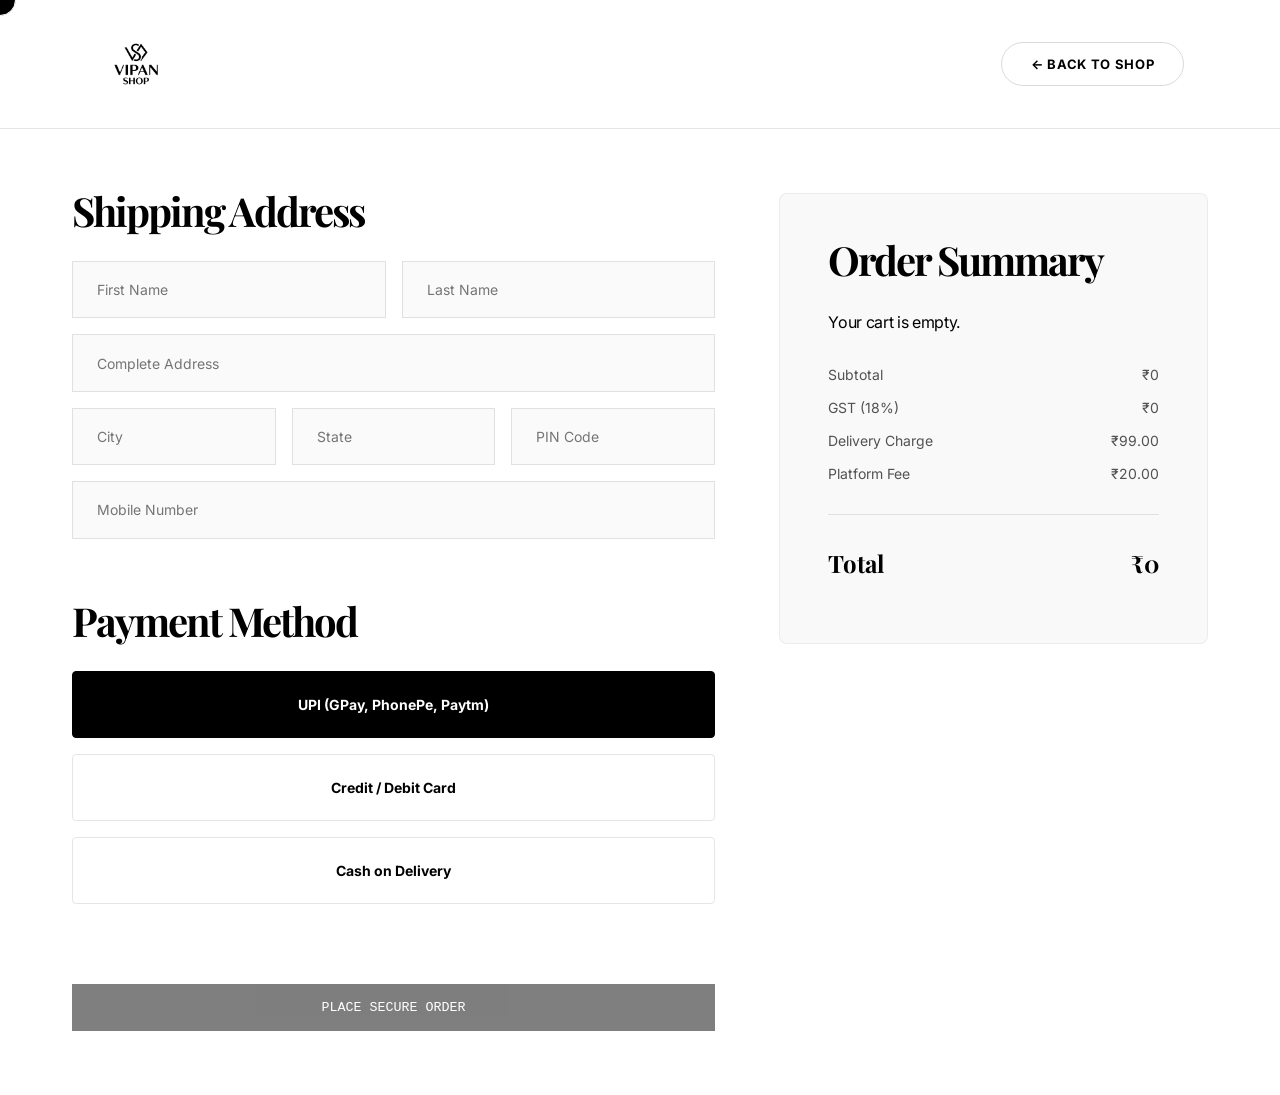
<file: frontend/checkout.html>
<!DOCTYPE html>
<html lang="en">
<head>
    <meta charset="UTF-8">
    <meta name="viewport" content="width=device-width, initial-scale=1.0">
    <title>Secure Checkout | Vipan Shop</title>
    <link rel="preconnect" href="https://fonts.googleapis.com">
    <link rel="preconnect" href="https://fonts.gstatic.com" crossorigin>
    <link href="https://fonts.googleapis.com/css2?family=Inter:wght@400;700&family=Playfair+Display:ital,wght@0,400;0,700;1,400&display=swap" rel="stylesheet">
    <link rel="stylesheet" href="style.css">
</head>
<body class="checkout-page">
    <div class="custom-cursor" id="custom-cursor"></div>

    <header class="nav-header" style="position: relative; border-bottom: 1px solid rgba(0,0,0,0.1);">
        <a href="index.html" class="logo">
            <img src="img/vipan_shop_logo_1776897650889.png" alt="Vipan Shop Logo">
        </a>
        <a href="index.html" class="nav-btn" style="text-decoration: none;">← BACK TO SHOP</a>
    </header>

    <main class="checkout-container">
        <div class="checkout-grid">
            <div class="checkout-form-section">
                <h2>Shipping Address</h2>
                <form id="checkout-form" class="premium-form">
                    <div class="form-row">
                        <input type="text" placeholder="First Name" required>
                        <input type="text" placeholder="Last Name" required>
                    </div>
                    <input type="text" placeholder="Complete Address" required>
                    <div class="form-row">
                        <input type="text" placeholder="City" required>
                        <input type="text" placeholder="State" required>
                        <input type="text" placeholder="PIN Code" required>
                    </div>
                    <input type="tel" placeholder="Mobile Number" required>

                    <h2 class="mt-4">Payment Method</h2>
                    <div class="payment-options">
                        <label class="payment-option">
                            <input type="radio" name="payment" value="upi" checked>
                            <span class="pay-box">UPI (GPay, PhonePe, Paytm)</span>
                        </label>
                        <label class="payment-option">
                            <input type="radio" name="payment" value="card">
                            <span class="pay-box">Credit / Debit Card</span>
                        </label>
                        <label class="payment-option">
                            <input type="radio" name="payment" value="cod">
                            <span class="pay-box">Cash on Delivery</span>
                        </label>
                    </div>
                    <button type="submit" class="primary-btn w-100 mt-4" id="place-order-btn">PLACE SECURE ORDER</button>
                </form>
            </div>

            <div class="checkout-summary-section">
                <h2>Order Summary</h2>
                <div id="checkout-items" class="checkout-items">
                    <!-- Items injected here -->
                </div>
                <div class="summary-totals">
                    <div class="summary-line"><span>Subtotal</span> <span id="summ-subtotal">₹0</span></div>
                    <div class="summary-line"><span>GST (18%)</span> <span id="summ-gst">₹0</span></div>
                    <div class="summary-line"><span>Delivery Charge</span> <span id="summ-delivery">₹99.00</span></div>
                    <div class="summary-line"><span>Platform Fee</span> <span id="summ-platform">₹20.00</span></div>
                    <div class="summary-line total"><span>Total</span> <span id="summ-total">₹0</span></div>
                </div>
            </div>
        </div>
    </main>

    <!-- Success Modal -->
    <div class="modal-overlay" id="success-modal">
        <div class="modal-content success-pop" style="text-align: center; padding: 4rem 3rem; max-width: 500px;">
            <img src="img/vipan_shop_logo_1776897650889.png" alt="Vipan Shop Logo" style="height: 60px; margin-bottom: 2rem;">
            <div class="checkmark-circle">
                <svg viewBox="0 0 52 52" class="checkmark-svg">
                    <circle cx="26" cy="26" r="25" fill="none" class="checkmark-circle-path"/>
                    <path fill="none" d="M14.1 27.2l7.1 7.2 16.7-16.8" class="checkmark-check"/>
                </svg>
            </div>
            <h2 style="font-family: 'Playfair Display', serif; font-size: 2.2rem; margin-bottom: 1rem;">Your Order Has Been Placed!</h2>
            <p style="color: var(--text-secondary); margin-bottom: 1rem; line-height: 1.6;">Thank you for using Vipan Shop. Your premium goods are being securely prepared for delivery.</p>
            <p style="color: var(--accent-color); font-size: 0.9rem; font-style: italic; margin-bottom: 3rem;">(Please note: This transaction is a demo and not a real order)</p>
            <a href="index.html" class="primary-btn w-100" style="text-decoration: none; display: inline-block;">RETURN TO STORE</a>
        </div>
    </div>

    <script src="checkout.js"></script>
</body>
</html>
</file>
<file: frontend/style.css>
:root {
    --bg-primary: #FFFFFF;
    --text-primary: #000000;
    --text-secondary: #525252;
    --text-tertiary: #737373;
    --accent: rgba(0, 0, 0, 0.1);
    --footer-bg: #0A0A0A;
    --footer-text: #FFFFFF;
    --ease-custom: cubic-bezier(0.16, 1, 0.3, 1);
}

* { margin: 0; padding: 0; box-sizing: border-box; cursor: none !important; }

body { background-color: var(--bg-primary); color: var(--text-primary); font-family: 'Inter', sans-serif; overflow-x: hidden; -webkit-font-smoothing: antialiased; }

h1, h2, h3, .logo, .footer-logo { font-weight: 700; letter-spacing: -0.05em; line-height: 0.9; }
p { font-weight: 400; letter-spacing: -0.02em; line-height: 1.5; }
.mono, .meta-info, .footer h4, .footer-bottom { font-family: monospace; font-size: 14px; text-transform: uppercase; letter-spacing: 0.1em; }

.custom-cursor { width: 32px; height: 32px; border-radius: 50%; border: 1px solid var(--text-primary); background-color: var(--bg-primary); position: fixed; top: 0; left: 0; pointer-events: none; z-index: 9999; mix-blend-mode: difference; transform: translate(-50%, -50%); will-change: transform; }

@media (pointer: coarse) {
    * { cursor: auto !important; }
    .custom-cursor { display: none !important; }
}
.nav-header { position: absolute; top: 0; left: 0; width: 100%; padding: 1.5rem 6rem; display: flex; justify-content: space-between; align-items: center; z-index: 100; border-bottom: 1px solid rgba(0,0,0,0.1); }
.logo { display: flex; align-items: center; text-decoration: none; z-index: 100; }
.logo img { height: 80px; width: auto; object-fit: contain; }
.nav-actions { display: flex; gap: 1rem; align-items: center; }
.nav-btn { background: transparent; border: 1px solid rgba(0,0,0,0.15); padding: 0.8rem 1.8rem; border-radius: 50px; color: var(--text-primary); font-family: 'Inter', sans-serif; font-size: 13px; font-weight: 700; letter-spacing: 0.05em; text-transform: uppercase; transition: all 400ms var(--ease-custom); }
.nav-btn:hover { background: var(--text-primary); color: var(--bg-primary); border-color: var(--text-primary); transform: translateY(-2px); box-shadow: 0 10px 20px rgba(0,0,0,0.05); }

.hero { min-height: 80vh; display: flex; align-items: center; justify-content: center; text-align: center; padding-top: 100px; }
.hero-content { overflow: hidden; }
.headline { font-size: 12vw; display: flex; justify-content: center; overflow: hidden; }
.headline span { display: inline-block; transform: translateY(100%); opacity: 0; animation: revealText 1s var(--ease-custom) forwards; }
.headline span:nth-child(1) { animation-delay: 0.05s; } .headline span:nth-child(2) { animation-delay: 0.1s; } .headline span:nth-child(3) { animation-delay: 0.15s; } .headline span:nth-child(4) { animation-delay: 0.2s; } .headline span:nth-child(5) { animation-delay: 0.25s; } .headline span:nth-child(6) { animation-delay: 0.3s; } .headline span:nth-child(7) { animation-delay: 0.35s; } .headline span:nth-child(8) { animation-delay: 0.4s; }

@keyframes revealText { 0% { transform: translateY(100%); opacity: 0; } 100% { transform: translateY(0%); opacity: 1; } }

.sub-headline { font-size: 24px; color: var(--text-secondary); margin-top: 32px; opacity: 0; animation: fadeIn 1s var(--ease-custom) 0.6s forwards; }
@keyframes fadeIn { to { opacity: 1; } }

.intro { max-width: 900px; margin: 8rem auto; text-align: center; padding: 0 2rem; }
.intro-overline { display: block; font-family: monospace; font-size: 14px; letter-spacing: 0.2em; text-transform: uppercase; color: var(--text-tertiary); margin-bottom: 2rem; }
.intro h2 { font-family: 'Playfair Display', serif; font-size: 4rem; font-weight: 400; letter-spacing: -0.02em; line-height: 1.1; }
.intro h2 i { font-style: italic; color: #525252; }

.category-filters-wrapper { padding: 0 6rem 4rem 6rem; }
.category-filters { display: flex; flex-wrap: wrap; gap: 1rem; justify-content: center; }
.cat-btn { background: transparent; border: 1px solid var(--accent); padding: 0.5rem 1.5rem; border-radius: 50px; font-family: 'Inter', sans-serif; text-transform: uppercase; letter-spacing: 0.05em; font-size: 12px; transition: all 300ms var(--ease-custom); }
.cat-btn:hover, .cat-btn.active { background: var(--text-primary); color: var(--bg-primary); }

.project-grid { display: grid; grid-template-columns: 1fr 1fr; gap: 2rem; padding: 0 6rem 8rem 6rem; }
@media (max-width: 768px) { .project-grid { grid-template-columns: 1fr; padding: 0 2rem 4rem 2rem; } .nav-header { padding: 24px 2rem; } .category-filters-wrapper { padding: 0 2rem 2rem 2rem; } }

.project-item { display: flex; flex-direction: column; }
.project-link { display: block; overflow: hidden; border-radius: 8px; position: relative; }
.image-container { aspect-ratio: 4 / 3; overflow: hidden; position: relative; background: #f0f0f0; }
.image-container img { width: 100%; height: 100%; object-fit: cover; filter: grayscale(100%); transition: filter 700ms var(--ease-custom), transform 700ms var(--ease-custom); }
.hover-overlay { position: absolute; top: 0; left: 0; width: 100%; height: 100%; background-color: rgba(0, 0, 0, 0.1); opacity: 0; transition: opacity 500ms var(--ease-custom); display: flex; justify-content: flex-end; padding: 2rem; }
.arrow-icon { transform: translate(-20px, 20px); opacity: 0; transition: all 500ms var(--ease-custom); }

.project-link:hover .image-container img { filter: grayscale(0%); transform: scale(1.05); }
.project-link:hover .hover-overlay { opacity: 1; }
.project-link:hover .arrow-icon { transform: translate(0, 0); opacity: 1; }

.metadata { margin-top: 1rem; padding-top: 1rem; border-top: 1px solid var(--accent); display: flex; justify-content: space-between; align-items: baseline; }
.metadata .title { font-size: 24px; }
.meta-info { display: flex; gap: 1rem; color: var(--text-secondary); }

.add-to-cart-btn { margin-top: 1rem; padding: 0.5rem 1rem; background: transparent; border: 1px solid var(--text-primary); color: var(--text-primary); font-family: monospace; text-transform: uppercase; transition: all 300ms ease; }
.add-to-cart-btn:hover { background: var(--text-primary); color: var(--bg-primary); }

.footer { background-color: var(--footer-bg); color: var(--footer-text); padding: 6rem 6rem 2rem 6rem; }
.footer a { color: var(--footer-text); text-decoration: none; opacity: 0.7; transition: opacity 300ms var(--ease-custom); }
.footer a:hover { opacity: 1; }
.footer-grid { display: grid; grid-template-columns: 2fr 1fr 1fr; gap: 4rem; margin-bottom: 6rem; }
.footer-logo-img { height: 60px; filter: invert(1); margin-bottom: 1.5rem; mix-blend-mode: screen; }
@media (max-width: 768px) { .footer-grid { grid-template-columns: 1fr; } .footer { padding: 4rem 2rem 2rem 2rem; } }
.footer-logo { font-size: 3rem; margin-bottom: 1rem; }
.col-brand p { color: #A3A3A3; max-width: 300px; }
.footer h4 { color: #737373; margin-bottom: 2rem; }
.footer ul { list-style: none; }
.footer ul li { margin-bottom: 1rem; }
.footer-bottom { display: flex; justify-content: space-between; padding-top: 2rem; border-top: 1px solid rgba(255, 255, 255, 0.1); color: #737373; }

/* Modals */
.modal-overlay { position: fixed; top: 0; left: 0; width: 100%; height: 100%; background: rgba(255, 255, 255, 0.8); backdrop-filter: blur(10px); display: flex; justify-content: center; align-items: center; z-index: 1000; opacity: 0; pointer-events: none; transition: opacity 300ms var(--ease-custom); }
.modal-overlay.active { opacity: 1; pointer-events: all; }
.modal-content { background: var(--bg-primary); border: 1px solid var(--accent); padding: 4rem; width: 400px; position: relative; box-shadow: 0 20px 40px rgba(0,0,0,0.05); }
.modal-content h2 { margin-bottom: 2rem; }
.modal-content input { width: 100%; padding: 1rem; margin-bottom: 1rem; border: 1px solid var(--accent); background: transparent; font-family: 'Inter', sans-serif; }
.primary-btn { width: 100%; padding: 1rem; background: var(--text-primary); color: var(--bg-primary); border: none; font-family: monospace; text-transform: uppercase; margin-top: 1rem; }
.close-btn { position: absolute; top: 1rem; right: 1rem; background: none; border: none; font-size: 24px; color: var(--text-secondary); }
.auth-toggle { margin-top: 1rem; font-size: 14px; color: var(--text-secondary); text-align: center; }
.auth-toggle a { color: var(--text-primary); }

/* Product Detail Modal */
.product-modal-content { background: var(--bg-primary); border: 1px solid var(--accent); width: 1000px; max-width: 95%; max-height: 90vh; overflow-y: auto; position: relative; box-shadow: 0 40px 80px rgba(0,0,0,0.1); }
.product-modal-grid { display: grid; grid-template-columns: 1fr 1fr; }
.product-modal-image { background: #f0f0f0; }
.product-modal-image img { width: 100%; height: 100%; object-fit: cover; filter: grayscale(100%); transition: filter 500ms ease; }
.product-modal-image:hover img { filter: grayscale(0%); }
.product-modal-info { padding: 4rem; display: flex; flex-direction: column; justify-content: center; }
.product-modal-info .category { color: var(--text-tertiary); font-family: monospace; text-transform: uppercase; letter-spacing: 0.1em; margin-bottom: 1rem; display: block; }
.product-modal-info h2 { font-size: 2.5rem; margin-bottom: 1rem; line-height: 1.1; }
.product-modal-info .mono { font-size: 1.5rem; margin-bottom: 2rem; color: var(--text-secondary); }
.product-modal-info .description { color: var(--text-secondary); margin-bottom: 3rem; line-height: 1.6; }
@media (max-width: 768px) { .product-modal-grid { grid-template-columns: 1fr; } .product-modal-info { padding: 2rem; } }

/* Cart */
.cart-sidebar { position: fixed; top: 0; right: -450px; width: 400px; max-width: 100%; height: 100%; background: var(--bg-primary); border-left: 1px solid var(--accent); z-index: 1000; transition: right 500ms var(--ease-custom); display: flex;    flex-direction: column; 
    padding: 1.5rem; 
}

/* Checkout Page */
.checkout-page { background: #ffffff; }
.checkout-container { max-width: 1200px; margin: 4rem auto; padding: 0 2rem; }
.checkout-grid { display: grid; grid-template-columns: 1.5fr 1fr; gap: 4rem; }
@media (max-width: 900px) { .checkout-grid { grid-template-columns: 1fr; } }
.checkout-form-section h2, .checkout-summary-section h2 { font-family: 'Playfair Display', serif; font-size: 2.5rem; margin-bottom: 2rem; color: var(--text-primary); }
.mt-4 { margin-top: 3rem; }
.w-100 { width: 100%; }

/* Forms */
.premium-form input { width: 100%; padding: 1.2rem 1.5rem; border: 1px solid rgba(0,0,0,0.1); margin-bottom: 1rem; font-family: 'Inter', sans-serif; font-size: 14px; background: #fafafa; transition: border-color 300ms ease; }
.premium-form input:focus { outline: none; border-color: var(--text-primary); }
.form-row { display: flex; gap: 1rem; }
@media (max-width: 600px) { .form-row { flex-direction: column; gap: 0; } }

/* Payment Options */
.payment-options { display: flex; flex-direction: column; gap: 1rem; margin-bottom: 2rem; }
.payment-option input { display: none; }
.pay-box { display: block; padding: 1.5rem; border: 1px solid rgba(0,0,0,0.1); border-radius: 4px; cursor: pointer; transition: all 300ms ease; font-weight: 700; text-align: center; font-size: 14px;}
.payment-option input:checked + .pay-box { border-color: var(--text-primary); background: var(--text-primary); color: white; }

/* Order Summary */
.checkout-summary-section { background: #f9f9f9; padding: 3rem; border-radius: 8px; border: 1px solid rgba(0,0,0,0.05); height: fit-content; }
.checkout-item { display: flex; justify-content: space-between; margin-bottom: 1.5rem; padding-bottom: 1.5rem; border-bottom: 1px solid rgba(0,0,0,0.05); }
.ci-info { display: flex; flex-direction: column; }
.ci-info strong { font-weight: 700; font-size: 14px; margin-bottom: 0.5rem; }
.ci-qty { font-size: 12px; color: var(--text-secondary); }
.ci-price { font-family: monospace; font-size: 14px; }
.summary-totals { margin-top: 2rem; }
.summary-line { display: flex; justify-content: space-between; margin-bottom: 1rem; font-size: 14px; color: var(--text-secondary); }
.summary-line.total { margin-top: 2rem; padding-top: 2rem; border-top: 1px solid rgba(0,0,0,0.1); font-size: 1.5rem; font-weight: 700; color: var(--text-primary); font-family: 'Playfair Display', serif; }

/* Success Pop Animation */
.success-pop { transform: scale(0.8); opacity: 0; transition: all 600ms cubic-bezier(0.175, 0.885, 0.32, 1.275); }
#success-modal.active .success-pop { transform: scale(1); opacity: 1; }

/* Checkmark Animation */
.checkmark-circle { width: 80px; height: 80px; margin: 0 auto 2rem; position: relative; }
.checkmark-svg { width: 100%; height: 100%; stroke-width: 2; stroke: var(--text-primary); stroke-miterlimit: 10; animation: scale .3s ease-in-out .9s both; }
.checkmark-circle-path { stroke-dasharray: 166; stroke-dashoffset: 166; stroke-width: 2; stroke: var(--text-primary); fill: none; animation: stroke 0.6s cubic-bezier(0.65, 0, 0.45, 1) forwards; }
.checkmark-check { transform-origin: 50% 50%; stroke-dasharray: 48; stroke-dashoffset: 48; stroke: var(--text-primary); animation: stroke 0.3s cubic-bezier(0.65, 0, 0.45, 1) 0.6s forwards; }

@keyframes stroke { 100% { stroke-dashoffset: 0; } }
@keyframes scale { 0%, 100% { transform: none; } 50% { transform: scale3d(1.1, 1.1, 1); } }
.cart-sidebar.active { right: 0; }
.cart-sidebar h2 { margin-bottom: 2rem; }
.cart-items { flex-grow: 1; overflow-y: auto; }
.cart-item { display: flex; justify-content: space-between; margin-bottom: 1rem; padding-bottom: 1rem; border-bottom: 1px solid var(--accent); }
.cart-footer { padding-top: 2rem; border-top: 1px solid var(--accent); }
</file>
